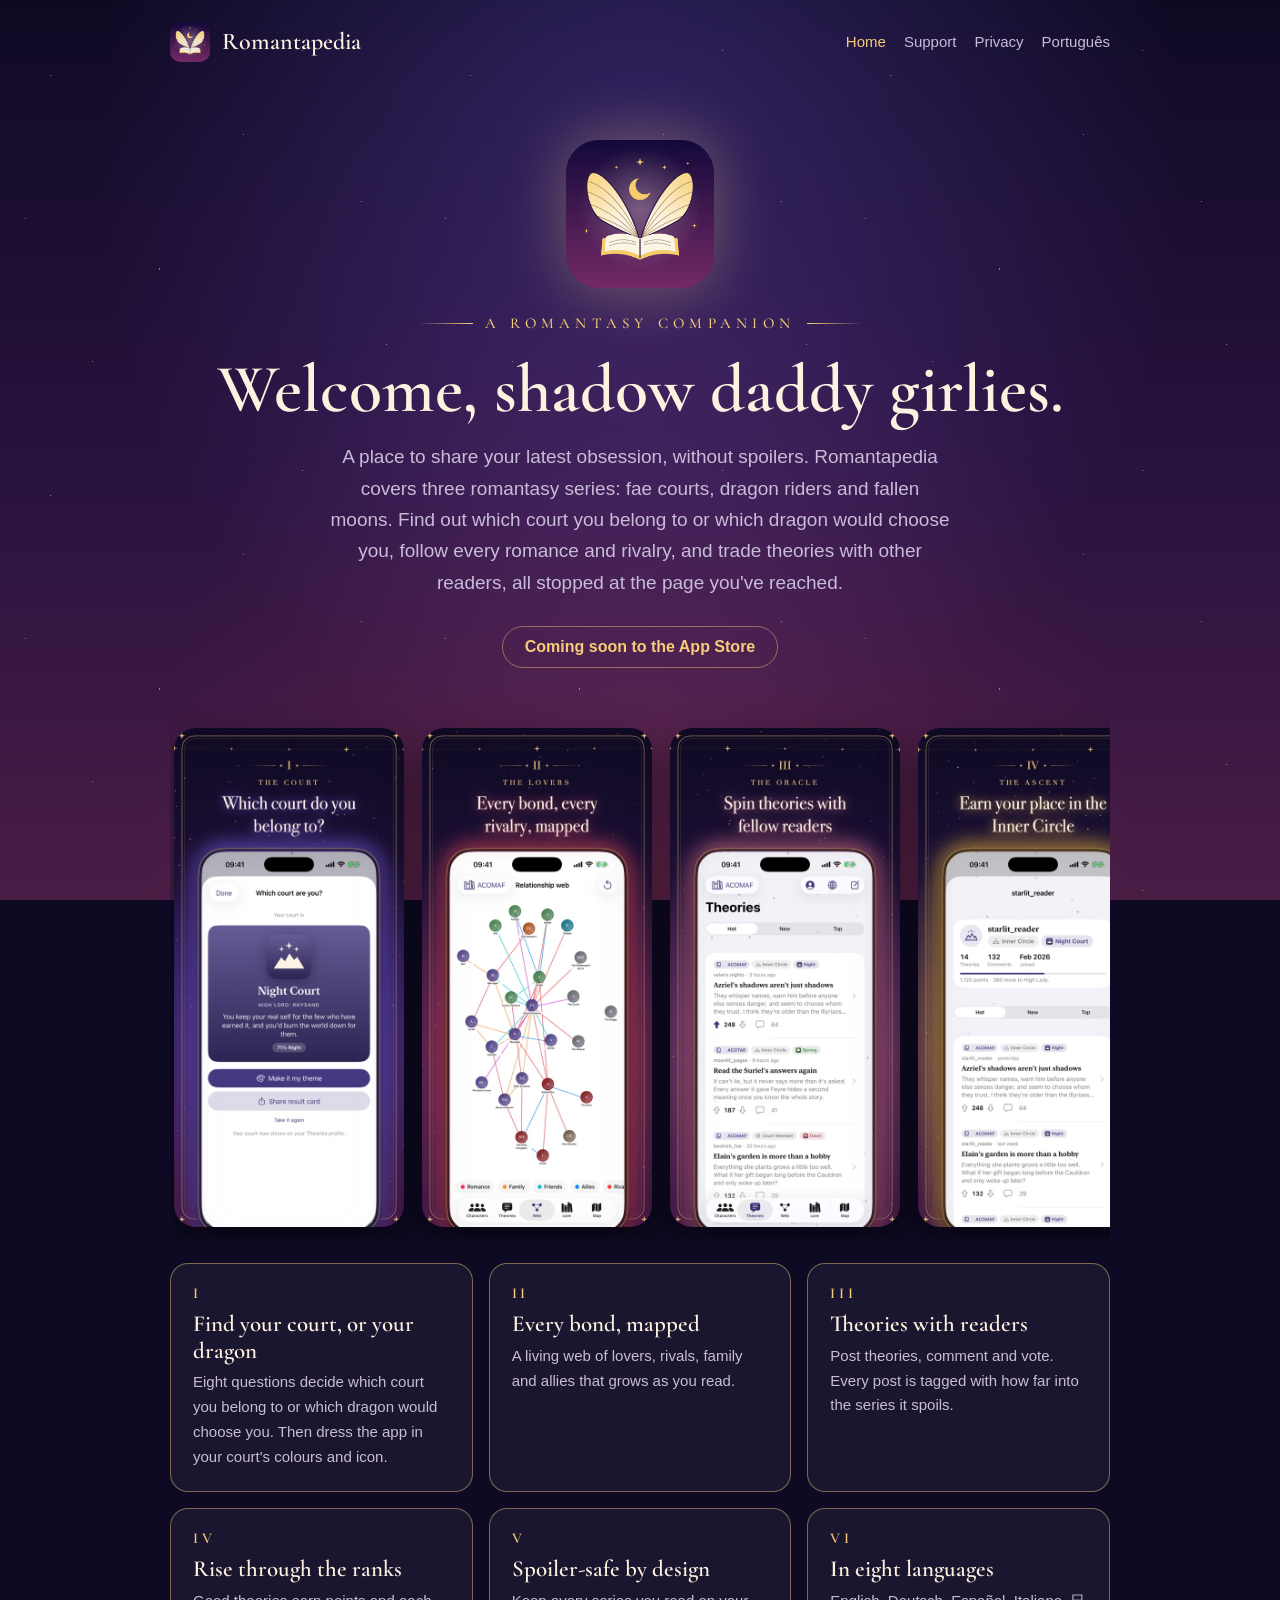
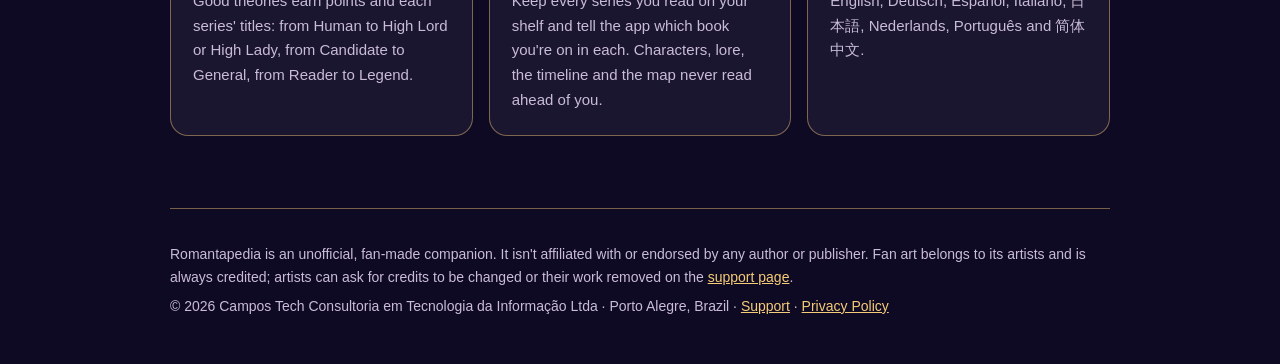
<file: index.html>
<!doctype html>
<html lang="en">
<head>
  <meta charset="utf-8">
  <meta name="viewport" content="width=device-width, initial-scale=1">
  <title>Romantapedia: Romantasy Guide</title>
  <meta name="description" content="Romantapedia is a place to share your latest romantasy obsession: find your court or your dragon, map every bond, and trade theories without spoilers.">
  <link rel="icon" href="images/favicon.png">
  <link rel="apple-touch-icon" href="images/apple-touch-icon.png">
  <link rel="alternate" hreflang="pt-BR" href="pt/">
  <link rel="preconnect" href="https://fonts.googleapis.com">
  <link rel="preconnect" href="https://fonts.gstatic.com" crossorigin>
  <link href="https://fonts.googleapis.com/css2?family=Cormorant+Garamond:wght@500;600&display=swap" rel="stylesheet">
  <link rel="stylesheet" href="style.css">
</head>
<body>
  <div class="wrap">
    <header class="top">
      <a class="brand" href="./"><img src="images/icon.png" alt="">Romantapedia</a>
      <nav>
        <a href="./" aria-current="page">Home</a>
        <a href="support.html">Support</a>
        <a href="privacy.html">Privacy</a>
        <a href="pt/" hreflang="pt-BR" lang="pt-BR">Português</a>
      </nav>
    </header>

    <section class="hero">
      <img class="icon" src="images/icon.png" alt="The Romantapedia icon: an open book whose pages rise as fae wings under a crescent moon">
      <div class="numeral">A romantasy companion</div>
      <h1>Welcome, shadow daddy girlies.</h1>
      <p class="lede">A place to share your latest obsession, without spoilers. Romantapedia covers three romantasy series: fae courts, dragon riders and fallen moons. Find out which court you belong to or which dragon would choose you, follow every romance and rivalry, and trade theories with other readers, all stopped at the page you've reached.</p>
      <span class="badge">Coming soon to the App Store</span>
    </section>

    <div class="gallery" aria-label="App screenshots">
      <img src="images/01-court-en.jpg" alt="Which court do you belong to? The court quiz result">
      <img src="images/02-lovers-en.jpg" alt="Every bond, every rivalry, mapped: the relationship web">
      <img src="images/03-oracle-en.jpg" alt="Spin theories with fellow readers: the theories feed">
      <img src="images/04-ascent-en.jpg" alt="Earn your place in the Inner Circle: a reader's profile and rank">
      <img src="images/07-world-en.jpg" alt="Wander the realm as it unfolds: the map">
      <img src="images/08-glamour-en.jpg" alt="Wear your court's colors: themes and app icons">
      <img src="images/09-dragon-en.jpg" alt="Which dragon would choose you? The dragon quiz result">
    </div>

    <section class="features">
      <div class="feature"><div class="n">I</div><h3>Find your court, or your dragon</h3><p>Eight questions decide which court you belong to or which dragon would choose you. Then dress the app in your court's colours and icon.</p></div>
      <div class="feature"><div class="n">II</div><h3>Every bond, mapped</h3><p>A living web of lovers, rivals, family and allies that grows as you read.</p></div>
      <div class="feature"><div class="n">III</div><h3>Theories with readers</h3><p>Post theories, comment and vote. Every post is tagged with how far into the series it spoils.</p></div>
      <div class="feature"><div class="n">IV</div><h3>Rise through the ranks</h3><p>Good theories earn points and each series' titles: from Human to High Lord or High Lady, from Candidate to General, from Reader to Legend.</p></div>
      <div class="feature"><div class="n">V</div><h3>Spoiler-safe by design</h3><p>Keep every series you read on your shelf and tell the app which book you're on in each. Characters, lore, the timeline and the map never read ahead of you.</p></div>
      <div class="feature"><div class="n">VI</div><h3>In eight languages</h3><p>English, Deutsch, Español, Italiano, 日本語, Nederlands, Português and 简体中文.</p></div>
    </section>

    <footer>
      <p>Romantapedia is an unofficial, fan-made companion. It isn't affiliated with or endorsed by any author or publisher. Fan art belongs to its artists and is always credited; artists can ask for credits to be changed or their work removed on the <a href="support.html#artists">support page</a>.</p>
      <p>&copy; 2026 Campos Tech Consultoria em Tecnologia da Informação Ltda · Porto Alegre, Brazil · <a href="support.html">Support</a> · <a href="privacy.html">Privacy Policy</a></p>
    </footer>
  </div>
</body>
</html>
</file>
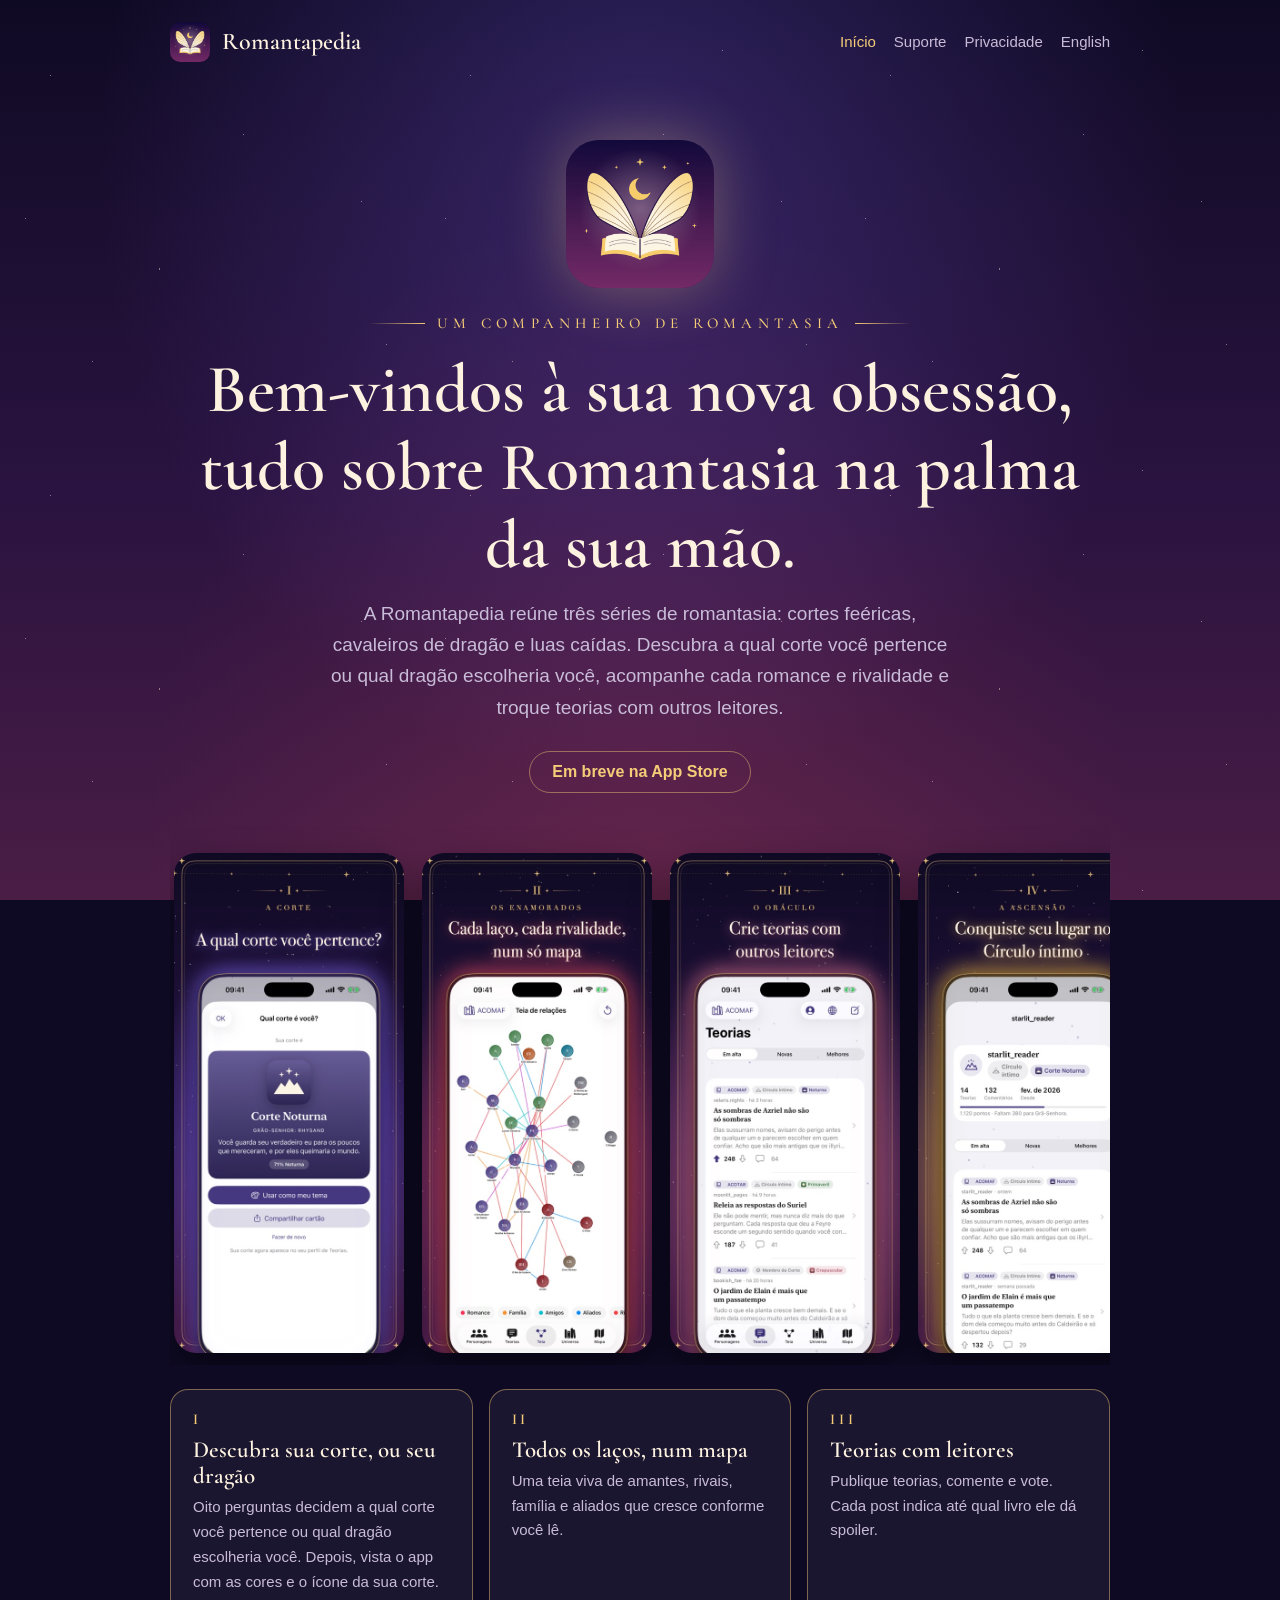
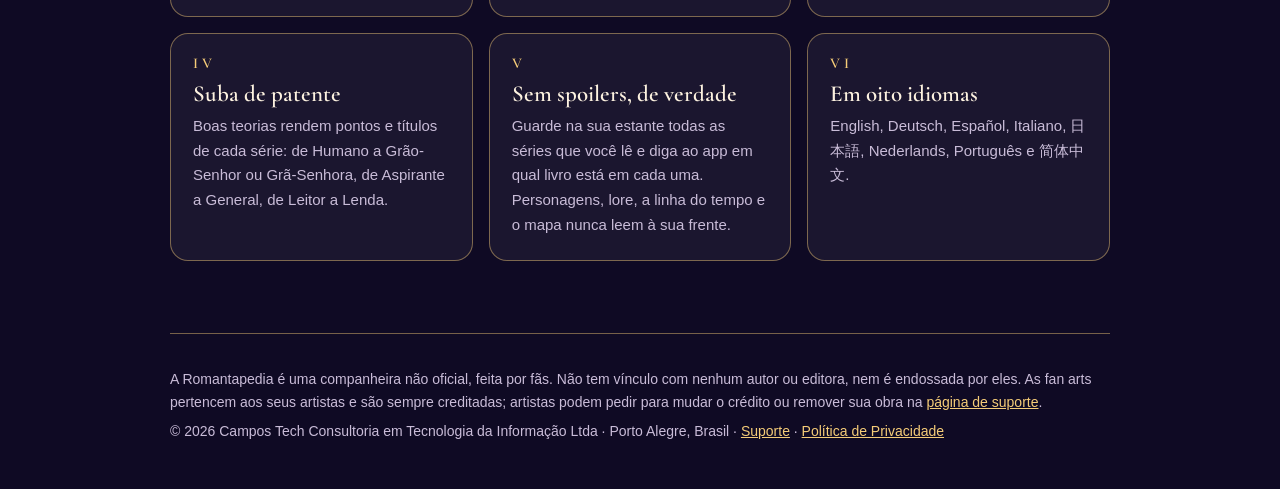
<file: pt/index.html>
<!doctype html>
<html lang="pt-BR">
<head>
  <meta charset="utf-8">
  <meta name="viewport" content="width=device-width, initial-scale=1">
  <title>Romantapedia: Guia de Romantasia</title>
  <meta name="description" content="A Romantapedia é um lugar para compartilhar sua nova obsessão de romantasia: descubra sua corte ou seu dragão, veja todos os laços e troque teorias sem spoilers.">
  <link rel="icon" href="../images/favicon.png">
  <link rel="apple-touch-icon" href="../images/apple-touch-icon.png">
  <link rel="alternate" hreflang="en" href="../">
  <link rel="preconnect" href="https://fonts.googleapis.com">
  <link rel="preconnect" href="https://fonts.gstatic.com" crossorigin>
  <link href="https://fonts.googleapis.com/css2?family=Cormorant+Garamond:wght@500;600&display=swap" rel="stylesheet">
  <link rel="stylesheet" href="../style.css">
</head>
<body>
  <div class="wrap">
    <header class="top">
      <a class="brand" href="./"><img src="../images/icon.png" alt="">Romantapedia</a>
      <nav>
        <a href="./" aria-current="page">Início</a>
        <a href="support.html">Suporte</a>
        <a href="privacy.html">Privacidade</a>
        <a href="../" hreflang="en" lang="en">English</a>
      </nav>
    </header>

    <section class="hero">
      <img class="icon" src="../images/icon.png" alt="O ícone da Romantapedia: um livro aberto cujas páginas se erguem como asas de fada sob uma lua crescente">
      <div class="numeral">Um companheiro de romantasia</div>
      <h1>Bem-vindos à sua nova obsessão, tudo sobre Romantasia na palma da sua mão.</h1>
      <p class="lede">A Romantapedia reúne três séries de romantasia: cortes feéricas, cavaleiros de dragão e luas caídas. Descubra a qual corte você pertence ou qual dragão escolheria você, acompanhe cada romance e rivalidade e troque teorias com outros leitores.</p>
      <span class="badge">Em breve na App Store</span>
    </section>

    <div class="gallery" aria-label="Capturas de tela do app">
      <img src="../images/01-court-pt.jpg" alt="A qual corte você pertence? O resultado do quiz das cortes">
      <img src="../images/02-lovers-pt.jpg" alt="Cada laço, cada rivalidade, num só mapa: a teia de relações">
      <img src="../images/03-oracle-pt.jpg" alt="Crie teorias com outros leitores: o feed de teorias">
      <img src="../images/04-ascent-pt.jpg" alt="Conquiste seu lugar no Círculo íntimo: o perfil e a patente de um leitor">
      <img src="../images/07-world-pt.jpg" alt="Explore o reino conforme ele se revela: o mapa">
      <img src="../images/08-glamour-pt.jpg" alt="Vista as cores da sua corte: temas e ícones do app">
      <img src="../images/09-dragon-pt.jpg" alt="Qual dragão escolheria você? O resultado do quiz dos dragões">
    </div>

    <section class="features">
      <div class="feature"><div class="n">I</div><h3>Descubra sua corte, ou seu dragão</h3><p>Oito perguntas decidem a qual corte você pertence ou qual dragão escolheria você. Depois, vista o app com as cores e o ícone da sua corte.</p></div>
      <div class="feature"><div class="n">II</div><h3>Todos os laços, num mapa</h3><p>Uma teia viva de amantes, rivais, família e aliados que cresce conforme você lê.</p></div>
      <div class="feature"><div class="n">III</div><h3>Teorias com leitores</h3><p>Publique teorias, comente e vote. Cada post indica até qual livro ele dá spoiler.</p></div>
      <div class="feature"><div class="n">IV</div><h3>Suba de patente</h3><p>Boas teorias rendem pontos e títulos de cada série: de Humano a Grão-Senhor ou Grã-Senhora, de Aspirante a General, de Leitor a Lenda.</p></div>
      <div class="feature"><div class="n">V</div><h3>Sem spoilers, de verdade</h3><p>Guarde na sua estante todas as séries que você lê e diga ao app em qual livro está em cada uma. Personagens, lore, a linha do tempo e o mapa nunca leem à sua frente.</p></div>
      <div class="feature"><div class="n">VI</div><h3>Em oito idiomas</h3><p>English, Deutsch, Español, Italiano, 日本語, Nederlands, Português e 简体中文.</p></div>
    </section>

    <footer>
      <p>A Romantapedia é uma companheira não oficial, feita por fãs. Não tem vínculo com nenhum autor ou editora, nem é endossada por eles. As fan arts pertencem aos seus artistas e são sempre creditadas; artistas podem pedir para mudar o crédito ou remover sua obra na <a href="support.html#artistas">página de suporte</a>.</p>
      <p>&copy; 2026 Campos Tech Consultoria em Tecnologia da Informação Ltda · Porto Alegre, Brasil · <a href="support.html">Suporte</a> · <a href="privacy.html">Política de Privacidade</a></p>
    </footer>
  </div>
</body>
</html>
</file>
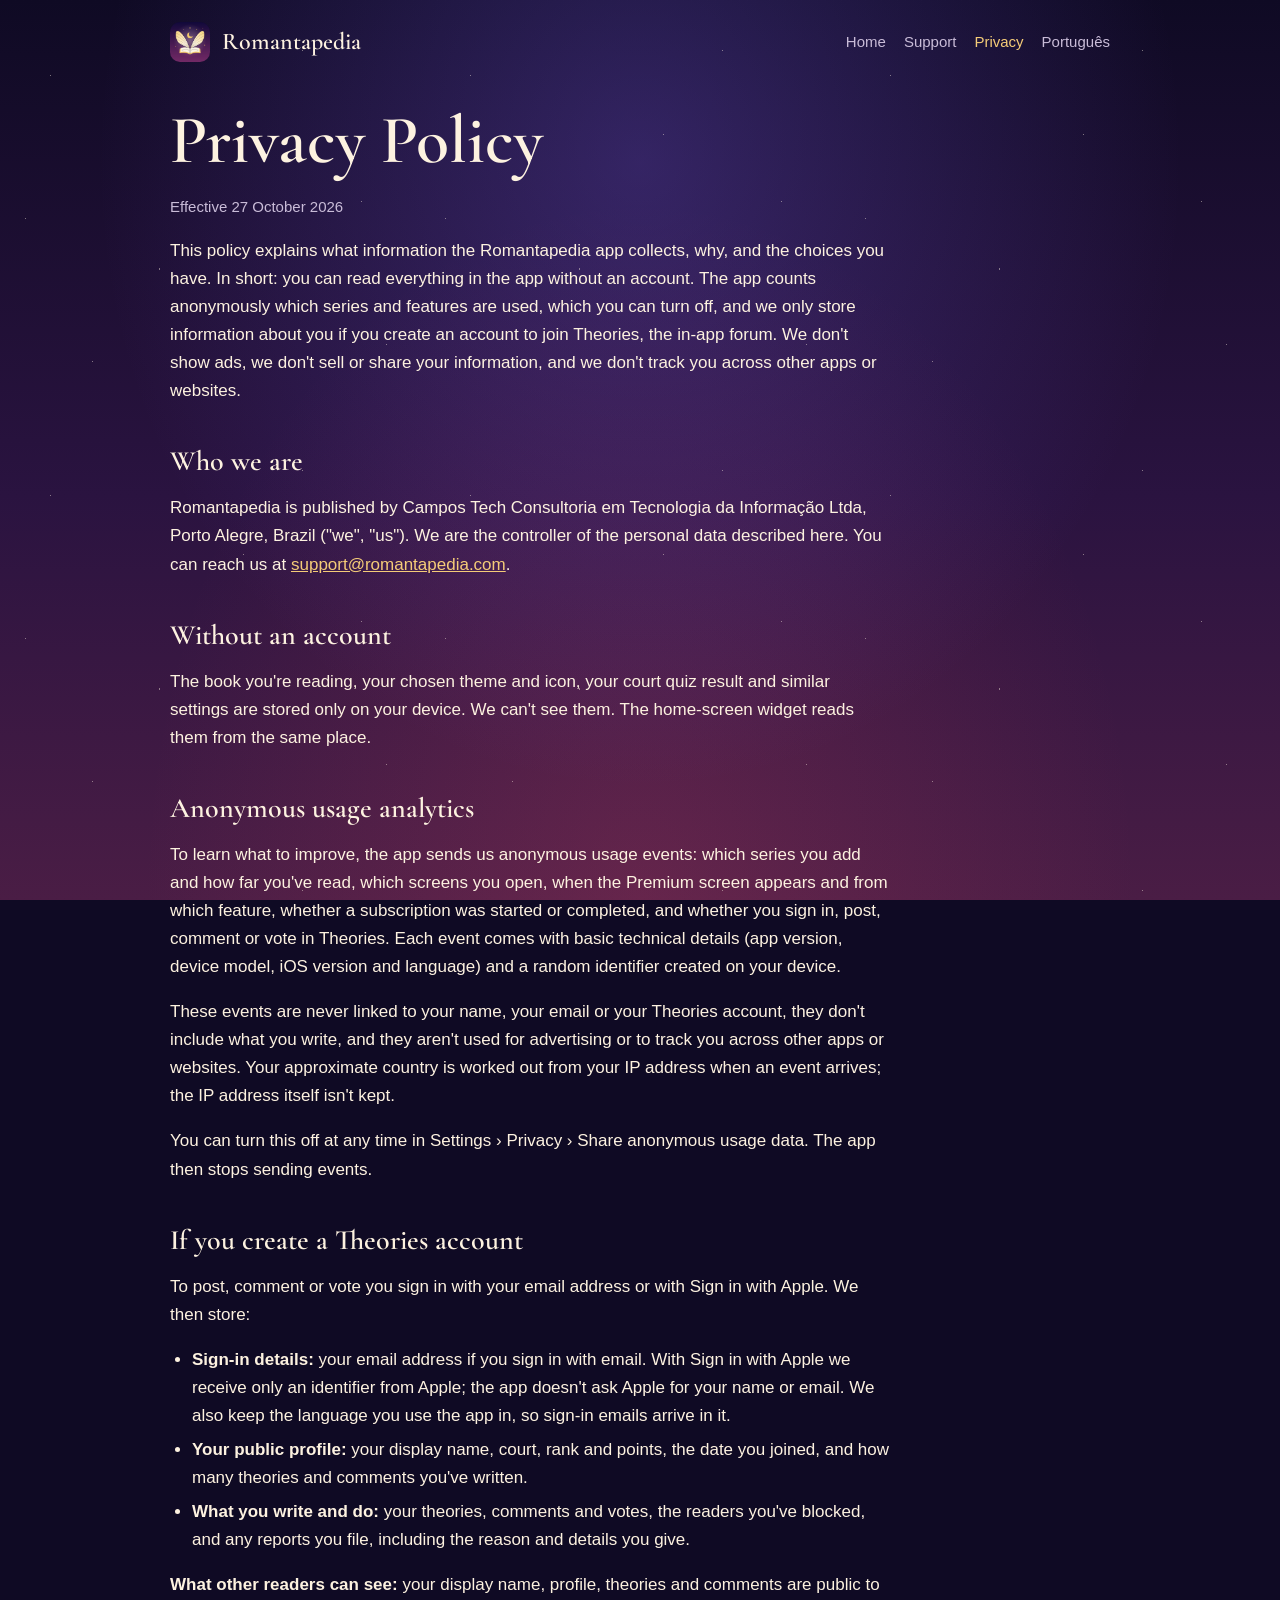
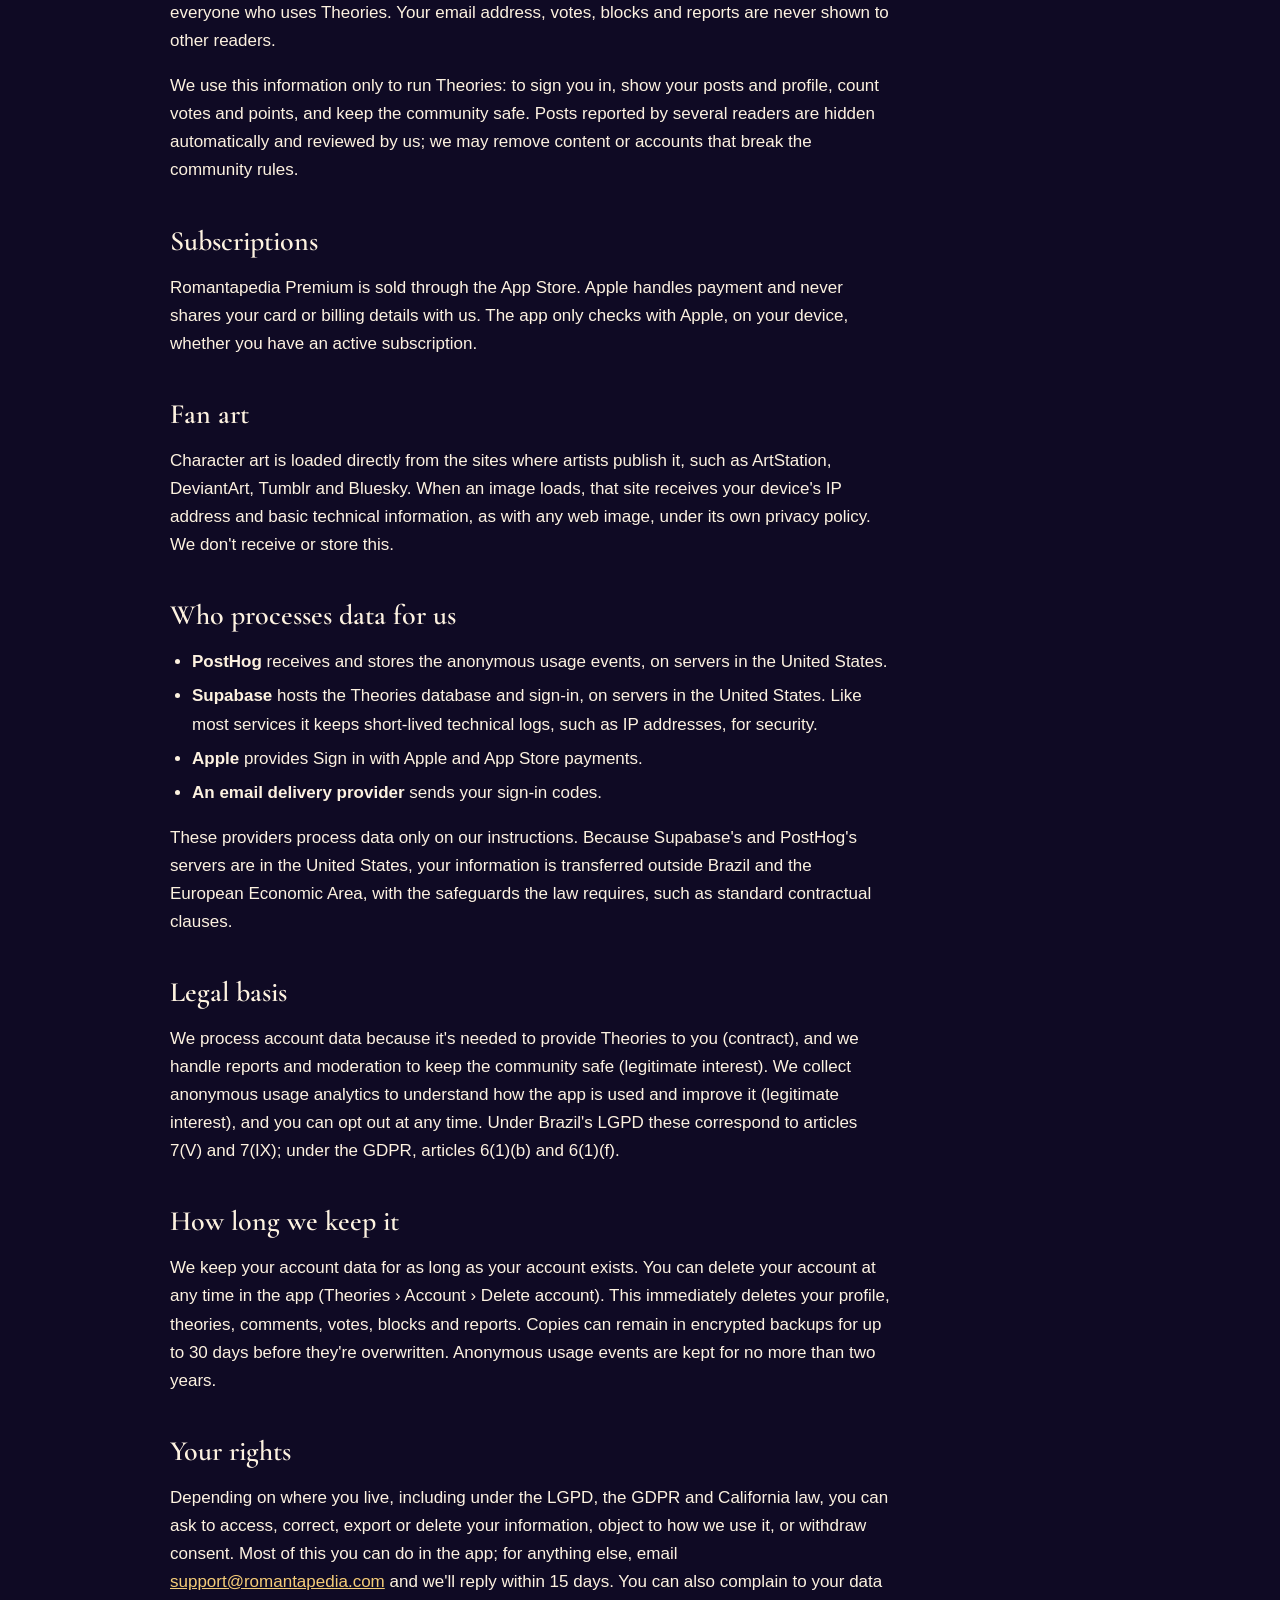
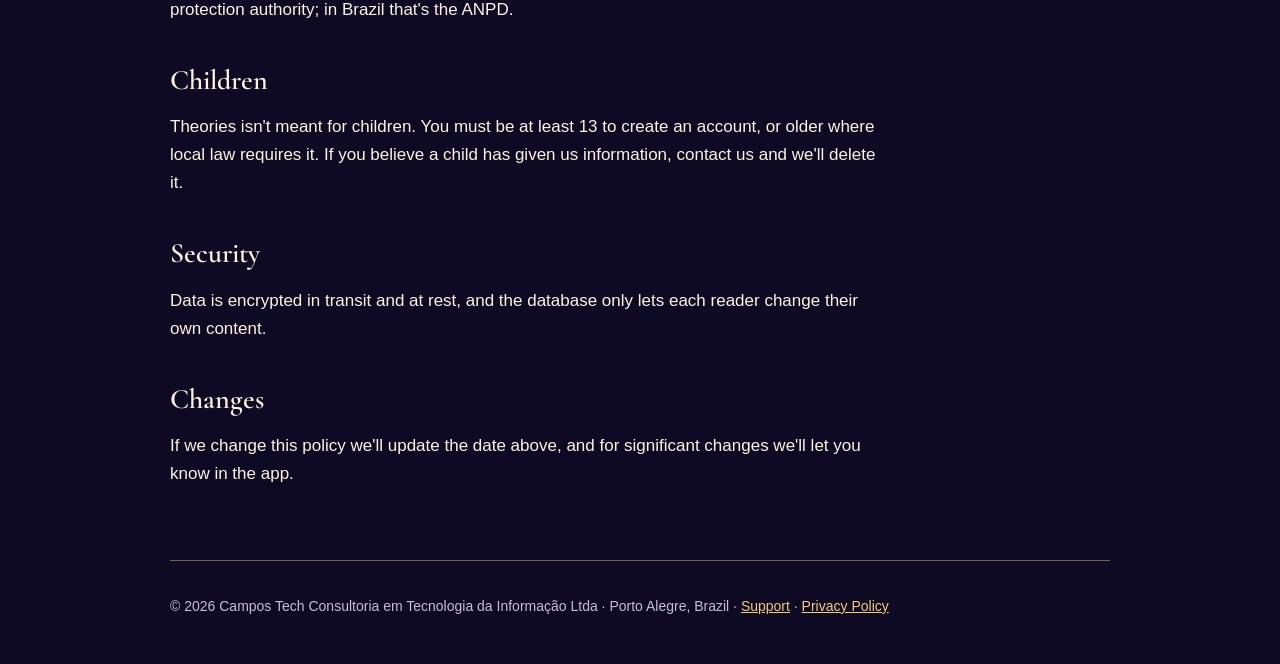
<file: privacy.html>
<!doctype html>
<html lang="en">
<head>
  <meta charset="utf-8">
  <meta name="viewport" content="width=device-width, initial-scale=1">
  <title>Privacy Policy · Romantapedia</title>
  <meta name="description" content="How Romantapedia handles your information.">
  <link rel="icon" href="images/favicon.png">
  <link rel="apple-touch-icon" href="images/apple-touch-icon.png">
  <link rel="alternate" hreflang="pt-BR" href="pt/privacy.html">
  <link rel="preconnect" href="https://fonts.googleapis.com">
  <link rel="preconnect" href="https://fonts.gstatic.com" crossorigin>
  <link href="https://fonts.googleapis.com/css2?family=Cormorant+Garamond:wght@500;600&display=swap" rel="stylesheet">
  <link rel="stylesheet" href="style.css">
</head>
<body>
  <div class="wrap">
    <header class="top">
      <a class="brand" href="./"><img src="images/icon.png" alt="">Romantapedia</a>
      <nav>
        <a href="./">Home</a>
        <a href="support.html">Support</a>
        <a href="privacy.html" aria-current="page">Privacy</a>
        <a href="pt/privacy.html" hreflang="pt-BR" lang="pt-BR">Português</a>
      </nav>
    </header>

    <main class="prose">
      <h1>Privacy Policy</h1>
      <p class="meta">Effective 27 October 2026</p>

      <p>This policy explains what information the Romantapedia app collects, why, and the choices you have. In short: you can read everything in the app without an account. The app counts anonymously which series and features are used, which you can turn off, and we only store information about you if you create an account to join Theories, the in-app forum. We don't show ads, we don't sell or share your information, and we don't track you across other apps or websites.</p>

      <h2>Who we are</h2>
      <p>Romantapedia is published by Campos Tech Consultoria em Tecnologia da Informação Ltda, Porto Alegre, Brazil ("we", "us"). We are the controller of the personal data described here. You can reach us at <a href="mailto:support@romantapedia.com">support@romantapedia.com</a>.</p>

      <h2>Without an account</h2>
      <p>The book you're reading, your chosen theme and icon, your court quiz result and similar settings are stored only on your device. We can't see them. The home-screen widget reads them from the same place.</p>

      <h2>Anonymous usage analytics</h2>
      <p>To learn what to improve, the app sends us anonymous usage events: which series you add and how far you've read, which screens you open, when the Premium screen appears and from which feature, whether a subscription was started or completed, and whether you sign in, post, comment or vote in Theories. Each event comes with basic technical details (app version, device model, iOS version and language) and a random identifier created on your device.</p>
      <p>These events are never linked to your name, your email or your Theories account, they don't include what you write, and they aren't used for advertising or to track you across other apps or websites. Your approximate country is worked out from your IP address when an event arrives; the IP address itself isn't kept.</p>
      <p>You can turn this off at any time in Settings › Privacy › Share anonymous usage data. The app then stops sending events.</p>

      <h2>If you create a Theories account</h2>
      <p>To post, comment or vote you sign in with your email address or with Sign in with Apple. We then store:</p>
      <ul>
        <li><strong>Sign-in details:</strong> your email address if you sign in with email. With Sign in with Apple we receive only an identifier from Apple; the app doesn't ask Apple for your name or email. We also keep the language you use the app in, so sign-in emails arrive in it.</li>
        <li><strong>Your public profile:</strong> your display name, court, rank and points, the date you joined, and how many theories and comments you've written.</li>
        <li><strong>What you write and do:</strong> your theories, comments and votes, the readers you've blocked, and any reports you file, including the reason and details you give.</li>
      </ul>
      <p><strong>What other readers can see:</strong> your display name, profile, theories and comments are public to everyone who uses Theories. Your email address, votes, blocks and reports are never shown to other readers.</p>
      <p>We use this information only to run Theories: to sign you in, show your posts and profile, count votes and points, and keep the community safe. Posts reported by several readers are hidden automatically and reviewed by us; we may remove content or accounts that break the community rules.</p>

      <h2>Subscriptions</h2>
      <p>Romantapedia Premium is sold through the App Store. Apple handles payment and never shares your card or billing details with us. The app only checks with Apple, on your device, whether you have an active subscription.</p>

      <h2>Fan art</h2>
      <p>Character art is loaded directly from the sites where artists publish it, such as ArtStation, DeviantArt, Tumblr and Bluesky. When an image loads, that site receives your device's IP address and basic technical information, as with any web image, under its own privacy policy. We don't receive or store this.</p>

      <h2>Who processes data for us</h2>
      <ul>
        <li><strong>PostHog</strong> receives and stores the anonymous usage events, on servers in the United States.</li>
        <li><strong>Supabase</strong> hosts the Theories database and sign-in, on servers in the United States. Like most services it keeps short-lived technical logs, such as IP addresses, for security.</li>
        <li><strong>Apple</strong> provides Sign in with Apple and App Store payments.</li>
        <li><strong>An email delivery provider</strong> sends your sign-in codes.</li>
      </ul>
      <p>These providers process data only on our instructions. Because Supabase's and PostHog's servers are in the United States, your information is transferred outside Brazil and the European Economic Area, with the safeguards the law requires, such as standard contractual clauses.</p>

      <h2>Legal basis</h2>
      <p>We process account data because it's needed to provide Theories to you (contract), and we handle reports and moderation to keep the community safe (legitimate interest). We collect anonymous usage analytics to understand how the app is used and improve it (legitimate interest), and you can opt out at any time. Under Brazil's LGPD these correspond to articles 7(V) and 7(IX); under the GDPR, articles 6(1)(b) and 6(1)(f).</p>

      <h2>How long we keep it</h2>
      <p>We keep your account data for as long as your account exists. You can delete your account at any time in the app (Theories › Account › Delete account). This immediately deletes your profile, theories, comments, votes, blocks and reports. Copies can remain in encrypted backups for up to 30 days before they're overwritten. Anonymous usage events are kept for no more than two years.</p>

      <h2>Your rights</h2>
      <p>Depending on where you live, including under the LGPD, the GDPR and California law, you can ask to access, correct, export or delete your information, object to how we use it, or withdraw consent. Most of this you can do in the app; for anything else, email <a href="mailto:support@romantapedia.com">support@romantapedia.com</a> and we'll reply within 15 days. You can also complain to your data protection authority; in Brazil that's the ANPD.</p>

      <h2>Children</h2>
      <p>Theories isn't meant for children. You must be at least 13 to create an account, or older where local law requires it. If you believe a child has given us information, contact us and we'll delete it.</p>

      <h2>Security</h2>
      <p>Data is encrypted in transit and at rest, and the database only lets each reader change their own content.</p>

      <h2>Changes</h2>
      <p>If we change this policy we'll update the date above, and for significant changes we'll let you know in the app.</p>
    </main>

    <footer>
      <p>&copy; 2026 Campos Tech Consultoria em Tecnologia da Informação Ltda · Porto Alegre, Brazil · <a href="support.html">Support</a> · <a href="privacy.html">Privacy Policy</a></p>
    </footer>
  </div>
</body>
</html>
</file>
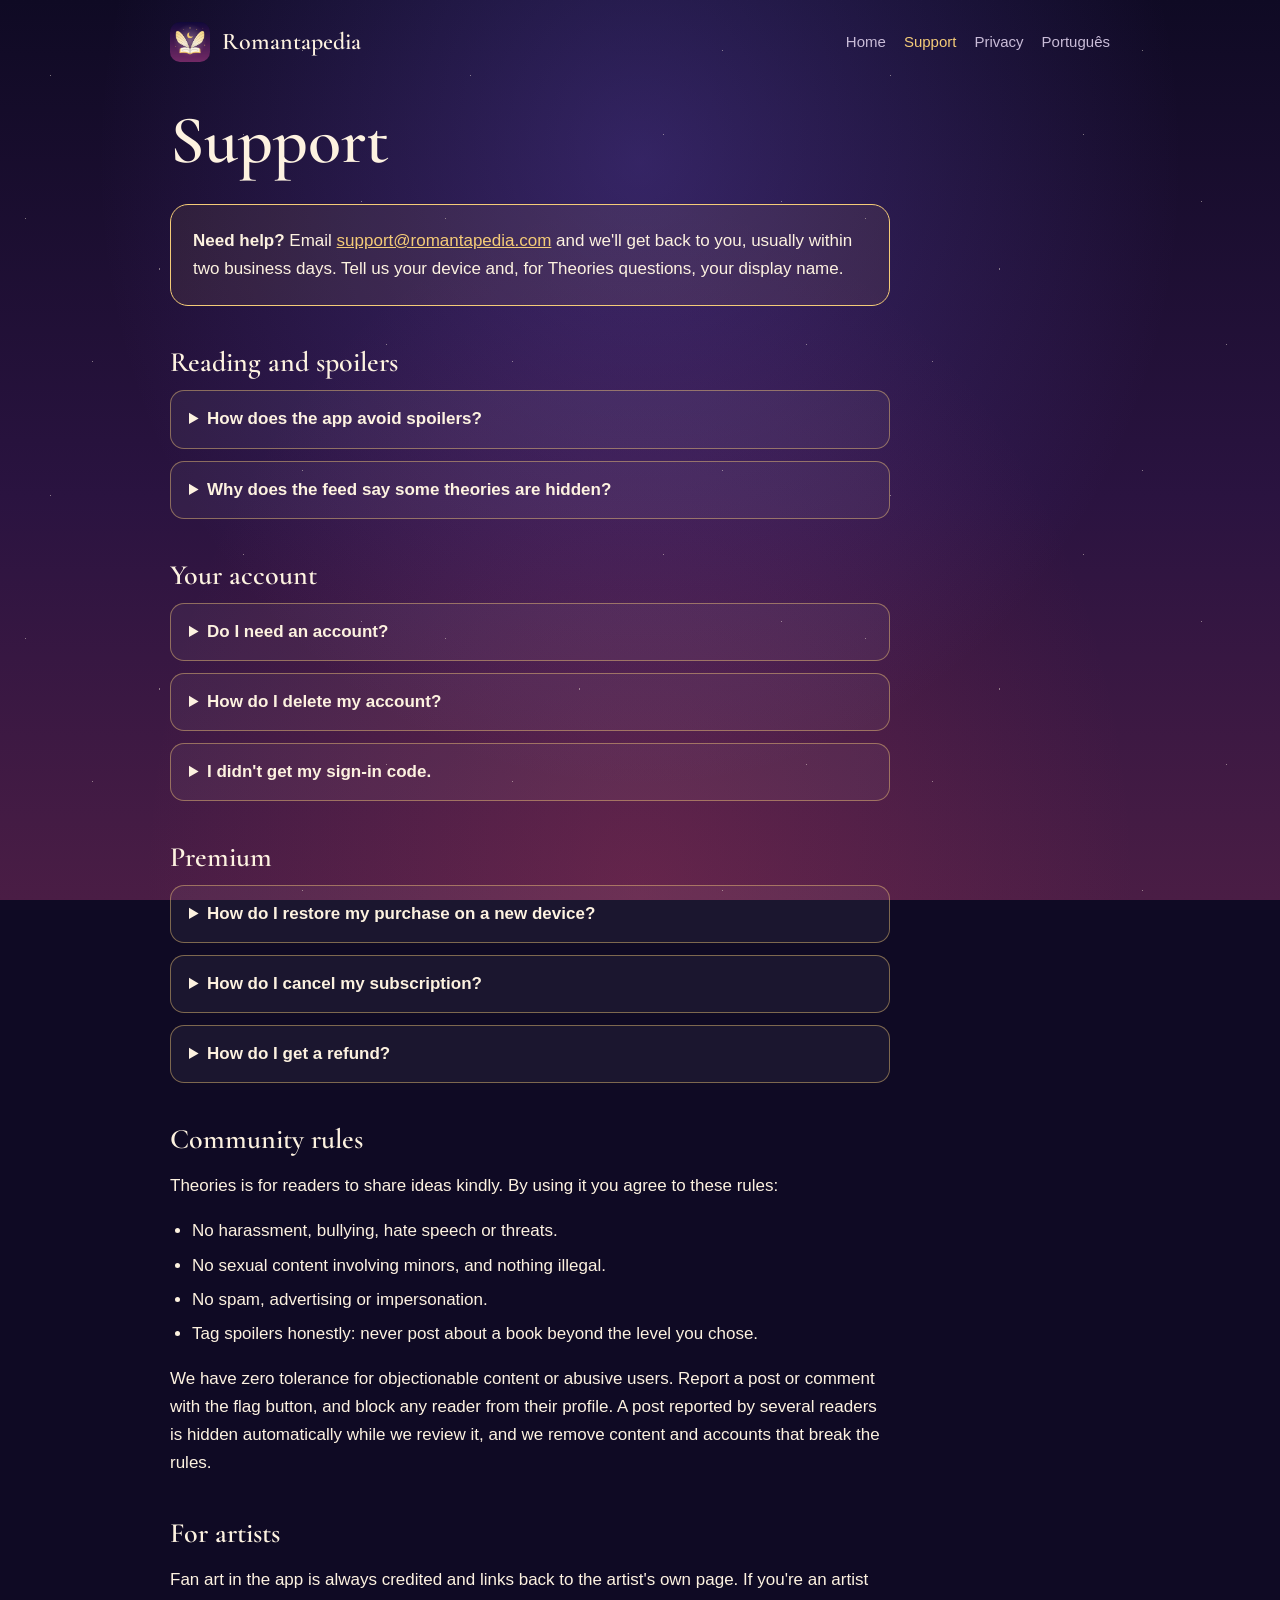
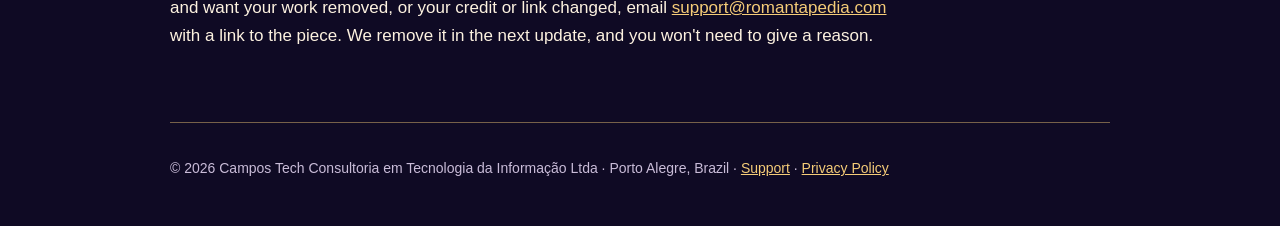
<file: support.html>
<!doctype html>
<html lang="en">
<head>
  <meta charset="utf-8">
  <meta name="viewport" content="width=device-width, initial-scale=1">
  <title>Support · Romantapedia</title>
  <meta name="description" content="Help with Romantapedia: your account, subscriptions, spoilers, reporting posts and artist requests.">
  <link rel="icon" href="images/favicon.png">
  <link rel="apple-touch-icon" href="images/apple-touch-icon.png">
  <link rel="alternate" hreflang="pt-BR" href="pt/support.html">
  <link rel="preconnect" href="https://fonts.googleapis.com">
  <link rel="preconnect" href="https://fonts.gstatic.com" crossorigin>
  <link href="https://fonts.googleapis.com/css2?family=Cormorant+Garamond:wght@500;600&display=swap" rel="stylesheet">
  <link rel="stylesheet" href="style.css">
</head>
<body>
  <div class="wrap">
    <header class="top">
      <a class="brand" href="./"><img src="images/icon.png" alt="">Romantapedia</a>
      <nav>
        <a href="./">Home</a>
        <a href="support.html" aria-current="page">Support</a>
        <a href="privacy.html">Privacy</a>
        <a href="pt/support.html" hreflang="pt-BR" lang="pt-BR">Português</a>
      </nav>
    </header>

    <main class="prose">
      <h1>Support</h1>

      <div class="contact">
        <strong>Need help?</strong> Email <a href="mailto:support@romantapedia.com">support@romantapedia.com</a> and we'll get back to you, usually within two business days. Tell us your device and, for Theories questions, your display name.
      </div>

      <h2>Reading and spoilers</h2>
      <details>
        <summary>How does the app avoid spoilers?</summary>
        <p>When you first open the app, choose the last book you've finished. Characters, relationships, the timeline, the glossary and the map only show what you know by then. Change it any time with the book button at the top left.</p>
      </details>
      <details>
        <summary>Why does the feed say some theories are hidden?</summary>
        <p>Every theory is tagged with the book it spoils up to. Theories about books you haven't finished stay hidden until you move ahead.</p>
      </details>

      <h2>Your account</h2>
      <details>
        <summary>Do I need an account?</summary>
        <p>No. Everything except posting, commenting and voting in Theories works without one.</p>
      </details>
      <details>
        <summary>How do I delete my account?</summary>
        <p>In the app, open Theories, tap the account button, then Delete account. Your profile, theories, comments and votes are deleted straight away.</p>
      </details>
      <details>
        <summary>I didn't get my sign-in code.</summary>
        <p>Check your spam folder and wait a minute before asking for a new code. If it still doesn't arrive, use Sign in with Apple or email us.</p>
      </details>

      <h2>Premium</h2>
      <details>
        <summary>How do I restore my purchase on a new device?</summary>
        <p>Open Settings in the app and tap Restore purchases, signed in with the same Apple Account you subscribed with.</p>
      </details>
      <details>
        <summary>How do I cancel my subscription?</summary>
        <p>In the app, open Settings › Manage subscription. Or on your iPhone, open the Settings app, tap your name, then Subscriptions. Cancel at least 24 hours before it renews to avoid the next charge. Premium stays active until the end of the period you've paid for.</p>
      </details>
      <details>
        <summary>How do I get a refund?</summary>
        <p>Apple handles payments and refunds. Request one at <a href="https://reportaproblem.apple.com">reportaproblem.apple.com</a>.</p>
      </details>

      <h2 id="community">Community rules</h2>
      <p>Theories is for readers to share ideas kindly. By using it you agree to these rules:</p>
      <ul>
        <li>No harassment, bullying, hate speech or threats.</li>
        <li>No sexual content involving minors, and nothing illegal.</li>
        <li>No spam, advertising or impersonation.</li>
        <li>Tag spoilers honestly: never post about a book beyond the level you chose.</li>
      </ul>
      <p>We have zero tolerance for objectionable content or abusive users. Report a post or comment with the flag button, and block any reader from their profile. A post reported by several readers is hidden automatically while we review it, and we remove content and accounts that break the rules.</p>

      <h2 id="artists">For artists</h2>
      <p>Fan art in the app is always credited and links back to the artist's own page. If you're an artist and want your work removed, or your credit or link changed, email <a href="mailto:support@romantapedia.com">support@romantapedia.com</a> with a link to the piece. We remove it in the next update, and you won't need to give a reason.</p>
    </main>

    <footer>
      <p>&copy; 2026 Campos Tech Consultoria em Tecnologia da Informação Ltda · Porto Alegre, Brazil · <a href="support.html">Support</a> · <a href="privacy.html">Privacy Policy</a></p>
    </footer>
  </div>
</body>
</html>
</file>
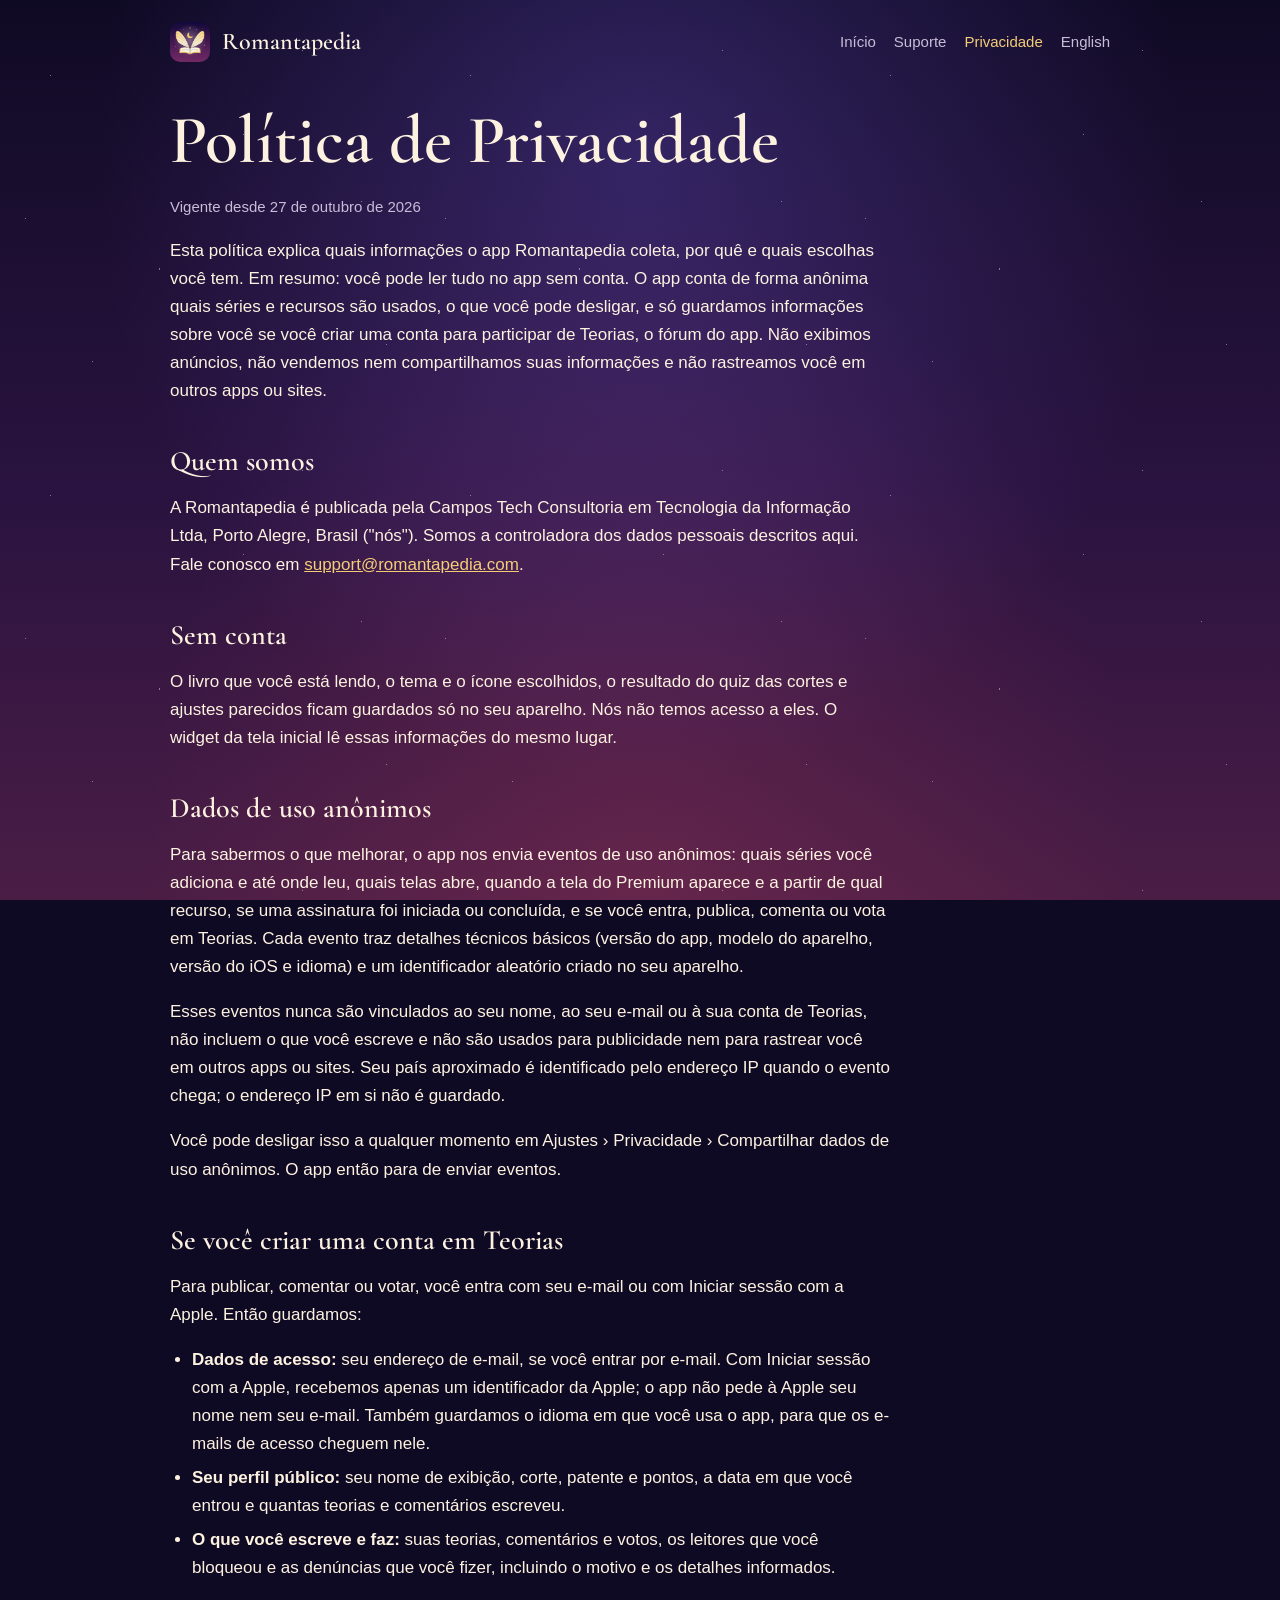
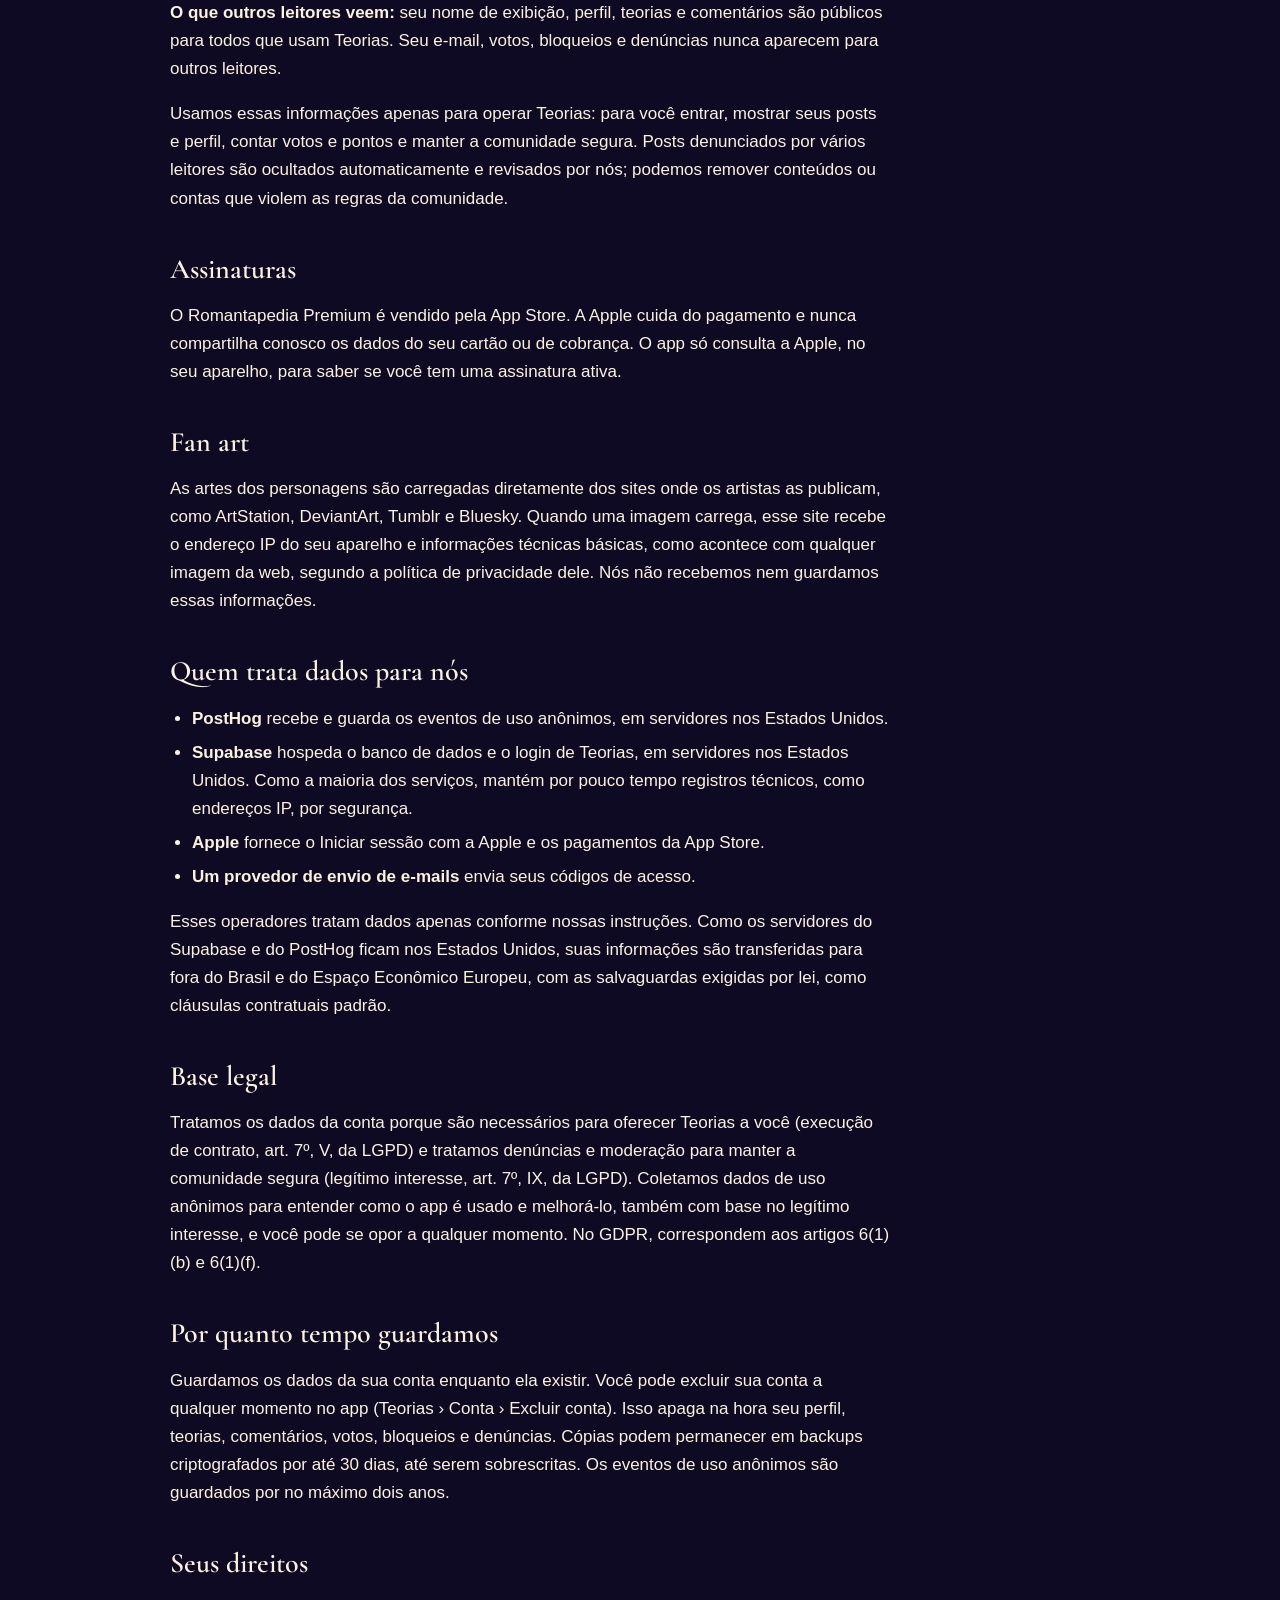
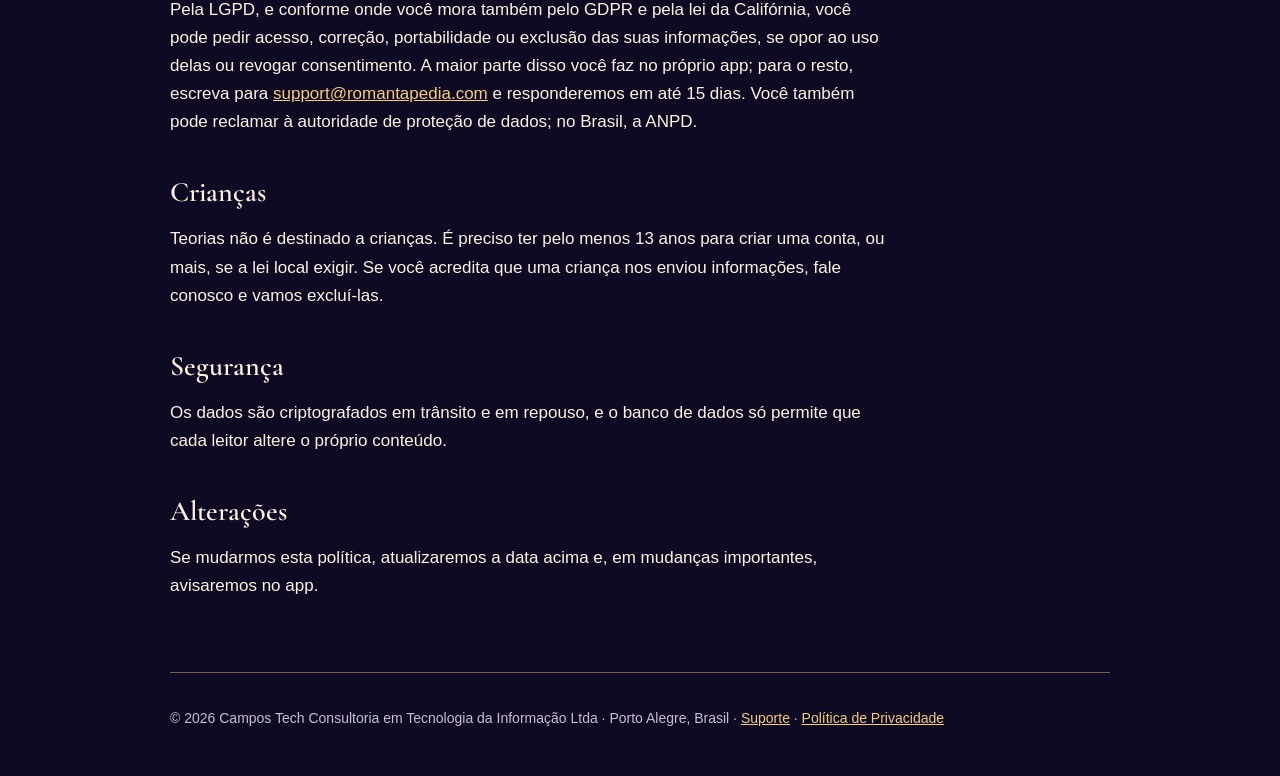
<file: pt/privacy.html>
<!doctype html>
<html lang="pt-BR">
<head>
  <meta charset="utf-8">
  <meta name="viewport" content="width=device-width, initial-scale=1">
  <title>Política de Privacidade · Romantapedia</title>
  <meta name="description" content="Como a Romantapedia trata as suas informações.">
  <link rel="icon" href="../images/favicon.png">
  <link rel="apple-touch-icon" href="../images/apple-touch-icon.png">
  <link rel="alternate" hreflang="en" href="../privacy.html">
  <link rel="preconnect" href="https://fonts.googleapis.com">
  <link rel="preconnect" href="https://fonts.gstatic.com" crossorigin>
  <link href="https://fonts.googleapis.com/css2?family=Cormorant+Garamond:wght@500;600&display=swap" rel="stylesheet">
  <link rel="stylesheet" href="../style.css">
</head>
<body>
  <div class="wrap">
    <header class="top">
      <a class="brand" href="./"><img src="../images/icon.png" alt="">Romantapedia</a>
      <nav>
        <a href="./">Início</a>
        <a href="support.html">Suporte</a>
        <a href="privacy.html" aria-current="page">Privacidade</a>
        <a href="../privacy.html" hreflang="en" lang="en">English</a>
      </nav>
    </header>

    <main class="prose">
      <h1>Política de Privacidade</h1>
      <p class="meta">Vigente desde 27 de outubro de 2026</p>

      <p>Esta política explica quais informações o app Romantapedia coleta, por quê e quais escolhas você tem. Em resumo: você pode ler tudo no app sem conta. O app conta de forma anônima quais séries e recursos são usados, o que você pode desligar, e só guardamos informações sobre você se você criar uma conta para participar de Teorias, o fórum do app. Não exibimos anúncios, não vendemos nem compartilhamos suas informações e não rastreamos você em outros apps ou sites.</p>

      <h2>Quem somos</h2>
      <p>A Romantapedia é publicada pela Campos Tech Consultoria em Tecnologia da Informação Ltda, Porto Alegre, Brasil ("nós"). Somos a controladora dos dados pessoais descritos aqui. Fale conosco em <a href="mailto:support@romantapedia.com">support@romantapedia.com</a>.</p>

      <h2>Sem conta</h2>
      <p>O livro que você está lendo, o tema e o ícone escolhidos, o resultado do quiz das cortes e ajustes parecidos ficam guardados só no seu aparelho. Nós não temos acesso a eles. O widget da tela inicial lê essas informações do mesmo lugar.</p>

      <h2>Dados de uso anônimos</h2>
      <p>Para sabermos o que melhorar, o app nos envia eventos de uso anônimos: quais séries você adiciona e até onde leu, quais telas abre, quando a tela do Premium aparece e a partir de qual recurso, se uma assinatura foi iniciada ou concluída, e se você entra, publica, comenta ou vota em Teorias. Cada evento traz detalhes técnicos básicos (versão do app, modelo do aparelho, versão do iOS e idioma) e um identificador aleatório criado no seu aparelho.</p>
      <p>Esses eventos nunca são vinculados ao seu nome, ao seu e-mail ou à sua conta de Teorias, não incluem o que você escreve e não são usados para publicidade nem para rastrear você em outros apps ou sites. Seu país aproximado é identificado pelo endereço IP quando o evento chega; o endereço IP em si não é guardado.</p>
      <p>Você pode desligar isso a qualquer momento em Ajustes › Privacidade › Compartilhar dados de uso anônimos. O app então para de enviar eventos.</p>

      <h2>Se você criar uma conta em Teorias</h2>
      <p>Para publicar, comentar ou votar, você entra com seu e-mail ou com Iniciar sessão com a Apple. Então guardamos:</p>
      <ul>
        <li><strong>Dados de acesso:</strong> seu endereço de e-mail, se você entrar por e-mail. Com Iniciar sessão com a Apple, recebemos apenas um identificador da Apple; o app não pede à Apple seu nome nem seu e-mail. Também guardamos o idioma em que você usa o app, para que os e-mails de acesso cheguem nele.</li>
        <li><strong>Seu perfil público:</strong> seu nome de exibição, corte, patente e pontos, a data em que você entrou e quantas teorias e comentários escreveu.</li>
        <li><strong>O que você escreve e faz:</strong> suas teorias, comentários e votos, os leitores que você bloqueou e as denúncias que você fizer, incluindo o motivo e os detalhes informados.</li>
      </ul>
      <p><strong>O que outros leitores veem:</strong> seu nome de exibição, perfil, teorias e comentários são públicos para todos que usam Teorias. Seu e-mail, votos, bloqueios e denúncias nunca aparecem para outros leitores.</p>
      <p>Usamos essas informações apenas para operar Teorias: para você entrar, mostrar seus posts e perfil, contar votos e pontos e manter a comunidade segura. Posts denunciados por vários leitores são ocultados automaticamente e revisados por nós; podemos remover conteúdos ou contas que violem as regras da comunidade.</p>

      <h2>Assinaturas</h2>
      <p>O Romantapedia Premium é vendido pela App Store. A Apple cuida do pagamento e nunca compartilha conosco os dados do seu cartão ou de cobrança. O app só consulta a Apple, no seu aparelho, para saber se você tem uma assinatura ativa.</p>

      <h2>Fan art</h2>
      <p>As artes dos personagens são carregadas diretamente dos sites onde os artistas as publicam, como ArtStation, DeviantArt, Tumblr e Bluesky. Quando uma imagem carrega, esse site recebe o endereço IP do seu aparelho e informações técnicas básicas, como acontece com qualquer imagem da web, segundo a política de privacidade dele. Nós não recebemos nem guardamos essas informações.</p>

      <h2>Quem trata dados para nós</h2>
      <ul>
        <li><strong>PostHog</strong> recebe e guarda os eventos de uso anônimos, em servidores nos Estados Unidos.</li>
        <li><strong>Supabase</strong> hospeda o banco de dados e o login de Teorias, em servidores nos Estados Unidos. Como a maioria dos serviços, mantém por pouco tempo registros técnicos, como endereços IP, por segurança.</li>
        <li><strong>Apple</strong> fornece o Iniciar sessão com a Apple e os pagamentos da App Store.</li>
        <li><strong>Um provedor de envio de e-mails</strong> envia seus códigos de acesso.</li>
      </ul>
      <p>Esses operadores tratam dados apenas conforme nossas instruções. Como os servidores do Supabase e do PostHog ficam nos Estados Unidos, suas informações são transferidas para fora do Brasil e do Espaço Econômico Europeu, com as salvaguardas exigidas por lei, como cláusulas contratuais padrão.</p>

      <h2>Base legal</h2>
      <p>Tratamos os dados da conta porque são necessários para oferecer Teorias a você (execução de contrato, art. 7º, V, da LGPD) e tratamos denúncias e moderação para manter a comunidade segura (legítimo interesse, art. 7º, IX, da LGPD). Coletamos dados de uso anônimos para entender como o app é usado e melhorá-lo, também com base no legítimo interesse, e você pode se opor a qualquer momento. No GDPR, correspondem aos artigos 6(1)(b) e 6(1)(f).</p>

      <h2>Por quanto tempo guardamos</h2>
      <p>Guardamos os dados da sua conta enquanto ela existir. Você pode excluir sua conta a qualquer momento no app (Teorias › Conta › Excluir conta). Isso apaga na hora seu perfil, teorias, comentários, votos, bloqueios e denúncias. Cópias podem permanecer em backups criptografados por até 30 dias, até serem sobrescritas. Os eventos de uso anônimos são guardados por no máximo dois anos.</p>

      <h2>Seus direitos</h2>
      <p>Pela LGPD, e conforme onde você mora também pelo GDPR e pela lei da Califórnia, você pode pedir acesso, correção, portabilidade ou exclusão das suas informações, se opor ao uso delas ou revogar consentimento. A maior parte disso você faz no próprio app; para o resto, escreva para <a href="mailto:support@romantapedia.com">support@romantapedia.com</a> e responderemos em até 15 dias. Você também pode reclamar à autoridade de proteção de dados; no Brasil, a ANPD.</p>

      <h2>Crianças</h2>
      <p>Teorias não é destinado a crianças. É preciso ter pelo menos 13 anos para criar uma conta, ou mais, se a lei local exigir. Se você acredita que uma criança nos enviou informações, fale conosco e vamos excluí-las.</p>

      <h2>Segurança</h2>
      <p>Os dados são criptografados em trânsito e em repouso, e o banco de dados só permite que cada leitor altere o próprio conteúdo.</p>

      <h2>Alterações</h2>
      <p>Se mudarmos esta política, atualizaremos a data acima e, em mudanças importantes, avisaremos no app.</p>
    </main>

    <footer>
      <p>&copy; 2026 Campos Tech Consultoria em Tecnologia da Informação Ltda · Porto Alegre, Brasil · <a href="support.html">Suporte</a> · <a href="privacy.html">Política de Privacidade</a></p>
    </footer>
  </div>
</body>
</html>
</file>
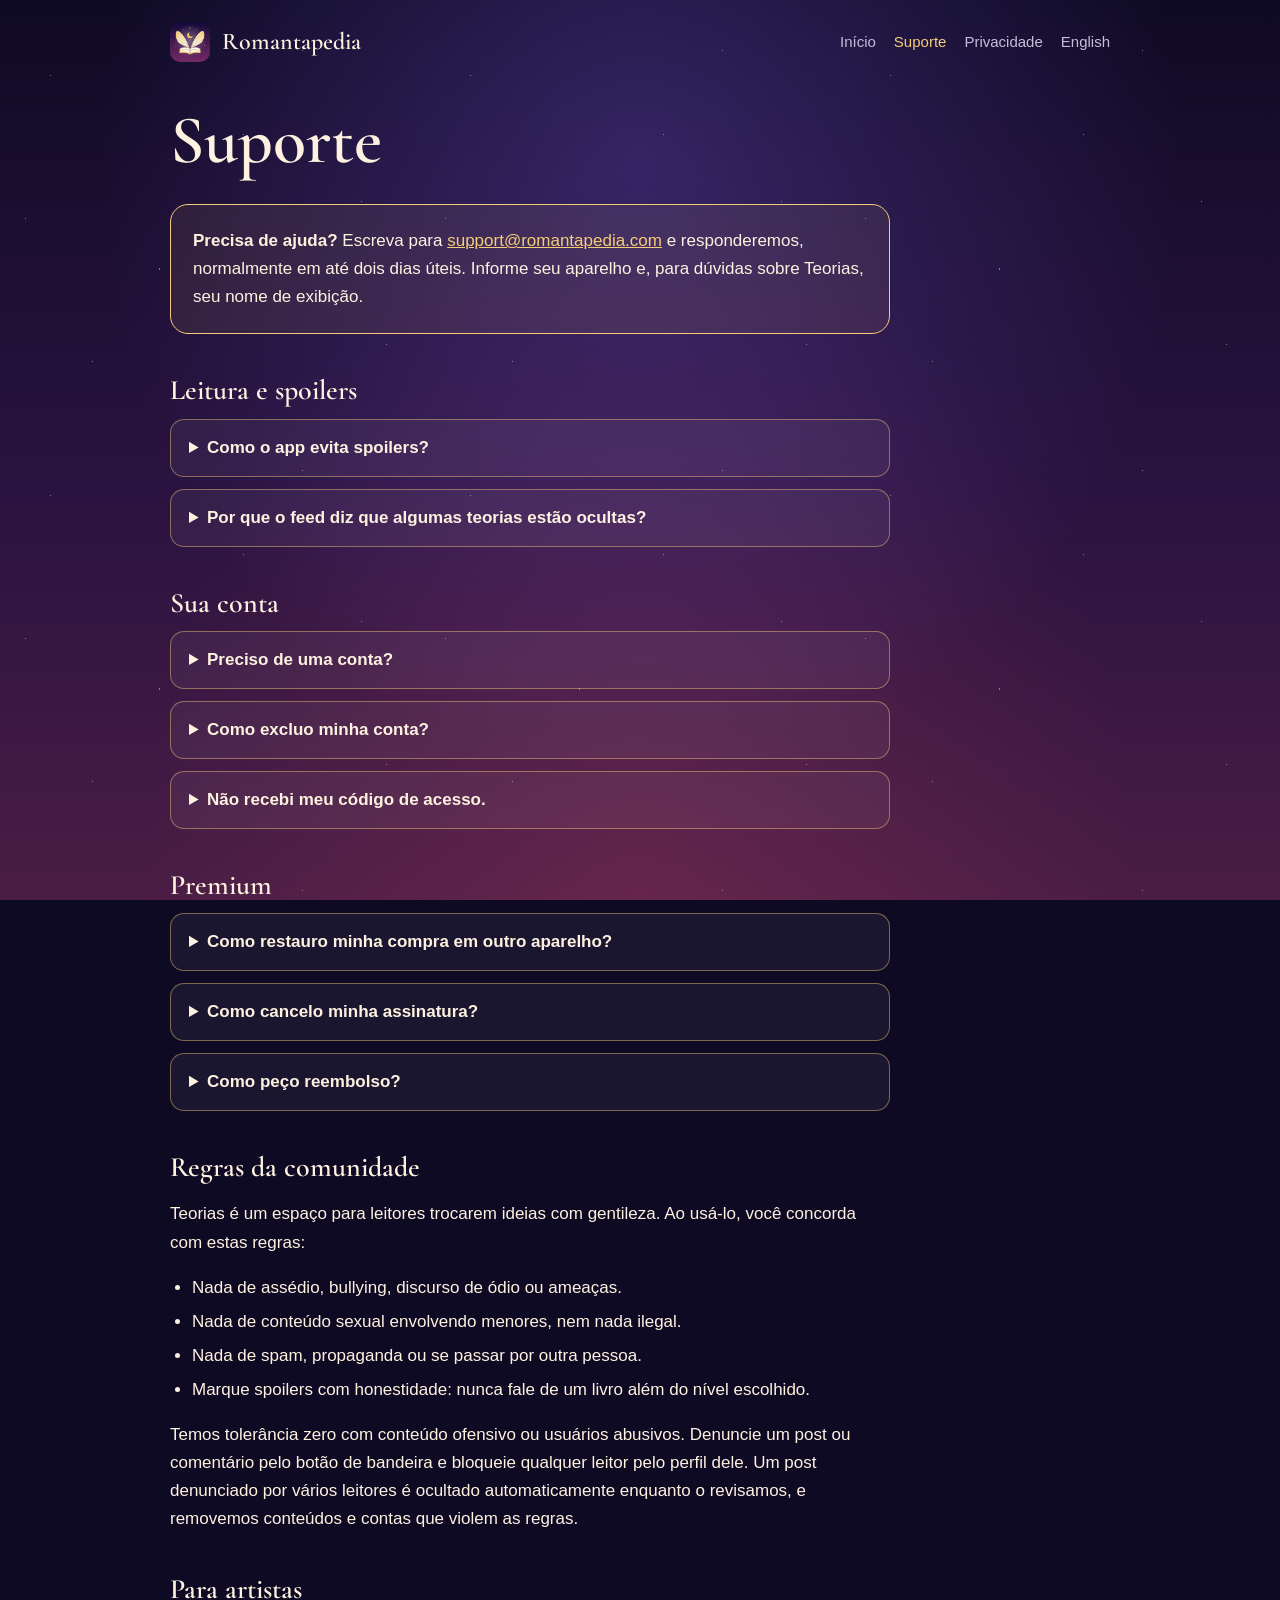
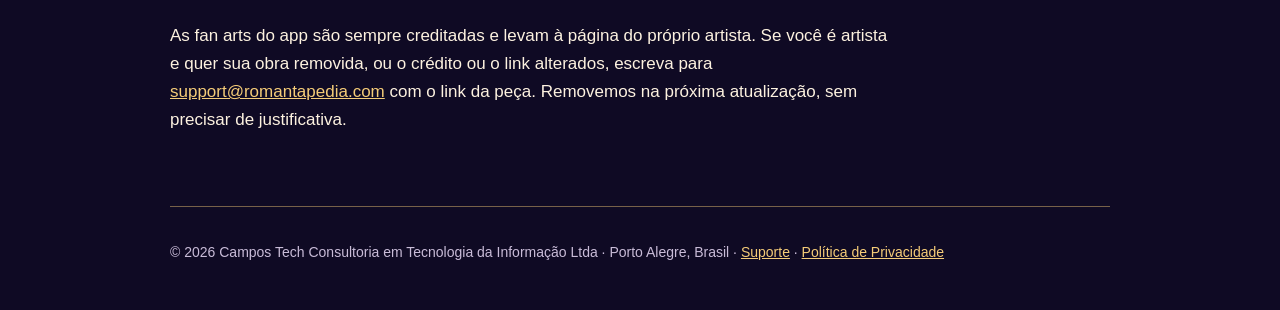
<file: pt/support.html>
<!doctype html>
<html lang="pt-BR">
<head>
  <meta charset="utf-8">
  <meta name="viewport" content="width=device-width, initial-scale=1">
  <title>Suporte · Romantapedia</title>
  <meta name="description" content="Ajuda com a Romantapedia: sua conta, assinaturas, spoilers, denúncias e pedidos de artistas.">
  <link rel="icon" href="../images/favicon.png">
  <link rel="apple-touch-icon" href="../images/apple-touch-icon.png">
  <link rel="alternate" hreflang="en" href="../support.html">
  <link rel="preconnect" href="https://fonts.googleapis.com">
  <link rel="preconnect" href="https://fonts.gstatic.com" crossorigin>
  <link href="https://fonts.googleapis.com/css2?family=Cormorant+Garamond:wght@500;600&display=swap" rel="stylesheet">
  <link rel="stylesheet" href="../style.css">
</head>
<body>
  <div class="wrap">
    <header class="top">
      <a class="brand" href="./"><img src="../images/icon.png" alt="">Romantapedia</a>
      <nav>
        <a href="./">Início</a>
        <a href="support.html" aria-current="page">Suporte</a>
        <a href="privacy.html">Privacidade</a>
        <a href="../support.html" hreflang="en" lang="en">English</a>
      </nav>
    </header>

    <main class="prose">
      <h1>Suporte</h1>

      <div class="contact">
        <strong>Precisa de ajuda?</strong> Escreva para <a href="mailto:support@romantapedia.com">support@romantapedia.com</a> e responderemos, normalmente em até dois dias úteis. Informe seu aparelho e, para dúvidas sobre Teorias, seu nome de exibição.
      </div>

      <h2>Leitura e spoilers</h2>
      <details>
        <summary>Como o app evita spoilers?</summary>
        <p>Ao abrir o app pela primeira vez, escolha o último livro que você terminou. Personagens, relações, a linha do tempo, o glossário e o mapa mostram só o que você já sabe até ali. Mude quando quiser pelo botão do livro no canto superior esquerdo.</p>
      </details>
      <details>
        <summary>Por que o feed diz que algumas teorias estão ocultas?</summary>
        <p>Cada teoria indica até qual livro ela dá spoiler. Teorias sobre livros que você ainda não terminou ficam ocultas até você avançar.</p>
      </details>

      <h2>Sua conta</h2>
      <details>
        <summary>Preciso de uma conta?</summary>
        <p>Não. Tudo funciona sem conta, exceto publicar, comentar e votar em Teorias.</p>
      </details>
      <details>
        <summary>Como excluo minha conta?</summary>
        <p>No app, abra Teorias, toque no botão da conta e depois em Excluir conta. Seu perfil, teorias, comentários e votos são apagados na hora.</p>
      </details>
      <details>
        <summary>Não recebi meu código de acesso.</summary>
        <p>Confira a pasta de spam e espere um minuto antes de pedir um novo código. Se ainda não chegar, use Iniciar sessão com a Apple ou escreva para nós.</p>
      </details>

      <h2>Premium</h2>
      <details>
        <summary>Como restauro minha compra em outro aparelho?</summary>
        <p>Abra Ajustes no app e toque em Restaurar compras, usando a mesma Conta Apple com que você assinou.</p>
      </details>
      <details>
        <summary>Como cancelo minha assinatura?</summary>
        <p>No app, abra Ajustes › Gerenciar assinatura. Ou, no iPhone, abra o app Ajustes, toque no seu nome e depois em Assinaturas. Cancele pelo menos 24 horas antes da renovação para evitar a próxima cobrança. O Premium continua ativo até o fim do período já pago.</p>
      </details>
      <details>
        <summary>Como peço reembolso?</summary>
        <p>A Apple cuida dos pagamentos e reembolsos. Peça em <a href="https://reportaproblem.apple.com">reportaproblem.apple.com</a>.</p>
      </details>

      <h2 id="comunidade">Regras da comunidade</h2>
      <p>Teorias é um espaço para leitores trocarem ideias com gentileza. Ao usá-lo, você concorda com estas regras:</p>
      <ul>
        <li>Nada de assédio, bullying, discurso de ódio ou ameaças.</li>
        <li>Nada de conteúdo sexual envolvendo menores, nem nada ilegal.</li>
        <li>Nada de spam, propaganda ou se passar por outra pessoa.</li>
        <li>Marque spoilers com honestidade: nunca fale de um livro além do nível escolhido.</li>
      </ul>
      <p>Temos tolerância zero com conteúdo ofensivo ou usuários abusivos. Denuncie um post ou comentário pelo botão de bandeira e bloqueie qualquer leitor pelo perfil dele. Um post denunciado por vários leitores é ocultado automaticamente enquanto o revisamos, e removemos conteúdos e contas que violem as regras.</p>

      <h2 id="artistas">Para artistas</h2>
      <p>As fan arts do app são sempre creditadas e levam à página do próprio artista. Se você é artista e quer sua obra removida, ou o crédito ou o link alterados, escreva para <a href="mailto:support@romantapedia.com">support@romantapedia.com</a> com o link da peça. Removemos na próxima atualização, sem precisar de justificativa.</p>
    </main>

    <footer>
      <p>&copy; 2026 Campos Tech Consultoria em Tecnologia da Informação Ltda · Porto Alegre, Brasil · <a href="support.html">Suporte</a> · <a href="privacy.html">Política de Privacidade</a></p>
    </footer>
  </div>
</body>
</html>
</file>
<file: style.css>
/* Romantapedia: a night sky, gold foil and serif type, matching the App Store art. */
:root {
  --night: #0f0a24;
  --plum: #2a1340;
  --rose: #4a1d45;
  --gold: #f5cc78;
  --gold-dim: rgba(245, 204, 120, 0.45);
  --cream: #fdf2e0;
  --muted: #c9bcd8;
  --card: rgba(255, 255, 255, 0.05);
  --serif: "Cormorant Garamond", "Bodoni 72", Didot, Georgia, serif;
  --sans: -apple-system, BlinkMacSystemFont, "Segoe UI", Roboto, sans-serif;
}

* { box-sizing: border-box; }

html { background: var(--night); }

body {
  margin: 0;
  min-height: 100vh;
  color: var(--cream);
  font: 17px/1.65 var(--sans);
  background:
    radial-gradient(ellipse at 50% 18%, rgba(128, 97, 242, 0.28), transparent 60%),
    radial-gradient(ellipse at 50% 100%, rgba(230, 76, 107, 0.18), transparent 55%),
    linear-gradient(180deg, var(--night), var(--plum) 55%, var(--rose));
  background-attachment: fixed;
}

/* A faint field of stars. */
body::before {
  content: "";
  position: fixed;
  inset: 0;
  pointer-events: none;
  background-image:
    radial-gradient(1.5px 1.5px at 12% 18%, var(--cream) 50%, transparent 51%),
    radial-gradient(1px 1px at 72% 12%, var(--cream) 50%, transparent 51%),
    radial-gradient(1.5px 1.5px at 38% 64%, var(--cream) 50%, transparent 51%),
    radial-gradient(1px 1px at 86% 48%, var(--cream) 50%, transparent 51%),
    radial-gradient(1px 1px at 22% 86%, var(--cream) 50%, transparent 51%),
    radial-gradient(1.5px 1.5px at 58% 32%, var(--cream) 50%, transparent 51%),
    radial-gradient(1px 1px at 92% 82%, var(--cream) 50%, transparent 51%),
    radial-gradient(1px 1px at 6% 52%, var(--cream) 50%, transparent 51%);
  background-size: 420px 420px;
  opacity: 0.45;
}

a { color: var(--gold); }
a:hover { color: var(--cream); }

.wrap { position: relative; max-width: 980px; margin: 0 auto; padding: 0 20px; }
.prose { max-width: 720px; }

header.top {
  display: flex;
  align-items: center;
  justify-content: space-between;
  gap: 16px;
  padding: 22px 0;
}

.brand {
  display: flex;
  align-items: center;
  gap: 12px;
  color: var(--cream);
  text-decoration: none;
  font: 600 24px/1 var(--serif);
}
.brand img { width: 40px; height: 40px; border-radius: 10px; }

nav { display: flex; flex-wrap: wrap; gap: 6px 18px; font-size: 15px; }
nav a { color: var(--muted); text-decoration: none; }
nav a:hover, nav a[aria-current="page"] { color: var(--gold); }

.hero { text-align: center; padding: 56px 0 24px; }
.hero .icon { display: block; width: 148px; height: 148px; margin: 0 auto; border-radius: 33px; box-shadow: 0 0 60px rgba(245, 204, 120, 0.35); }

.numeral {
  display: inline-flex;
  align-items: center;
  gap: 12px;
  margin-top: 28px;
  color: var(--gold);
  font: 500 15px/1 var(--serif);
  letter-spacing: 0.35em;
  text-transform: uppercase;
}
.numeral::before, .numeral::after {
  content: "";
  width: 56px;
  height: 1px;
  background: linear-gradient(90deg, transparent, var(--gold));
}
.numeral::after { transform: scaleX(-1); }

h1, h2, h3 { font-family: var(--serif); font-weight: 600; line-height: 1.15; }
h1 { font-size: clamp(40px, 7vw, 68px); margin: 18px 0 12px; }
h2 { font-size: clamp(28px, 4vw, 38px); margin: 48px 0 12px; color: var(--cream); }
h3 { font-size: 23px; margin: 28px 0 6px; color: var(--gold); }

.lede { max-width: 620px; margin: 0 auto; color: var(--muted); font-size: 19px; }

.badge {
  display: inline-block;
  margin-top: 28px;
  padding: 12px 22px;
  border: 1px solid var(--gold-dim);
  border-radius: 999px;
  color: var(--gold);
  font: 600 16px/1 var(--sans);
}

.gallery {
  display: flex;
  gap: 18px;
  overflow-x: auto;
  padding: 36px 4px 12px;
  scroll-snap-type: x mandatory;
}
.gallery img {
  flex: 0 0 auto;
  width: 230px;
  height: auto;
  border-radius: 22px;
  scroll-snap-align: center;
  box-shadow: 0 18px 40px rgba(0, 0, 0, 0.45);
}

.features {
  display: grid;
  grid-template-columns: repeat(auto-fit, minmax(240px, 1fr));
  gap: 16px;
  margin: 24px 0 8px;
}
.feature {
  padding: 22px;
  border: 1px solid var(--gold-dim);
  border-radius: 18px;
  background: var(--card);
}
.feature .n { color: var(--gold); font: 600 15px/1 var(--serif); letter-spacing: 0.25em; }
.feature h3 { margin-top: 10px; color: var(--cream); }
.feature p { margin: 0; color: var(--muted); font-size: 15px; }

.prose h2 { font-size: 28px; margin-top: 40px; }
.prose ul { padding-left: 22px; }
.prose li { margin: 6px 0; }
.prose .meta { color: var(--muted); font-size: 15px; }

details {
  margin: 12px 0;
  padding: 14px 18px;
  border: 1px solid var(--gold-dim);
  border-radius: 14px;
  background: var(--card);
}
summary { cursor: pointer; font-weight: 600; }
details p { margin: 10px 0 2px; color: var(--muted); }

.contact {
  margin: 24px 0;
  padding: 22px;
  border: 1px solid var(--gold);
  border-radius: 18px;
  background: rgba(245, 204, 120, 0.08);
}

footer {
  margin-top: 72px;
  padding: 28px 0 40px;
  border-top: 1px solid var(--gold-dim);
  color: var(--muted);
  font-size: 14px;
}
footer p { margin: 6px 0; }

@media (max-width: 560px) {
  body { font-size: 16px; }
  header.top { flex-direction: column; align-items: flex-start; }
  .hero { padding-top: 28px; }
  .gallery img { width: 190px; }
  .numeral { letter-spacing: 0.2em; font-size: 13px; }
  .numeral::before, .numeral::after { width: 24px; }
}
</file>
